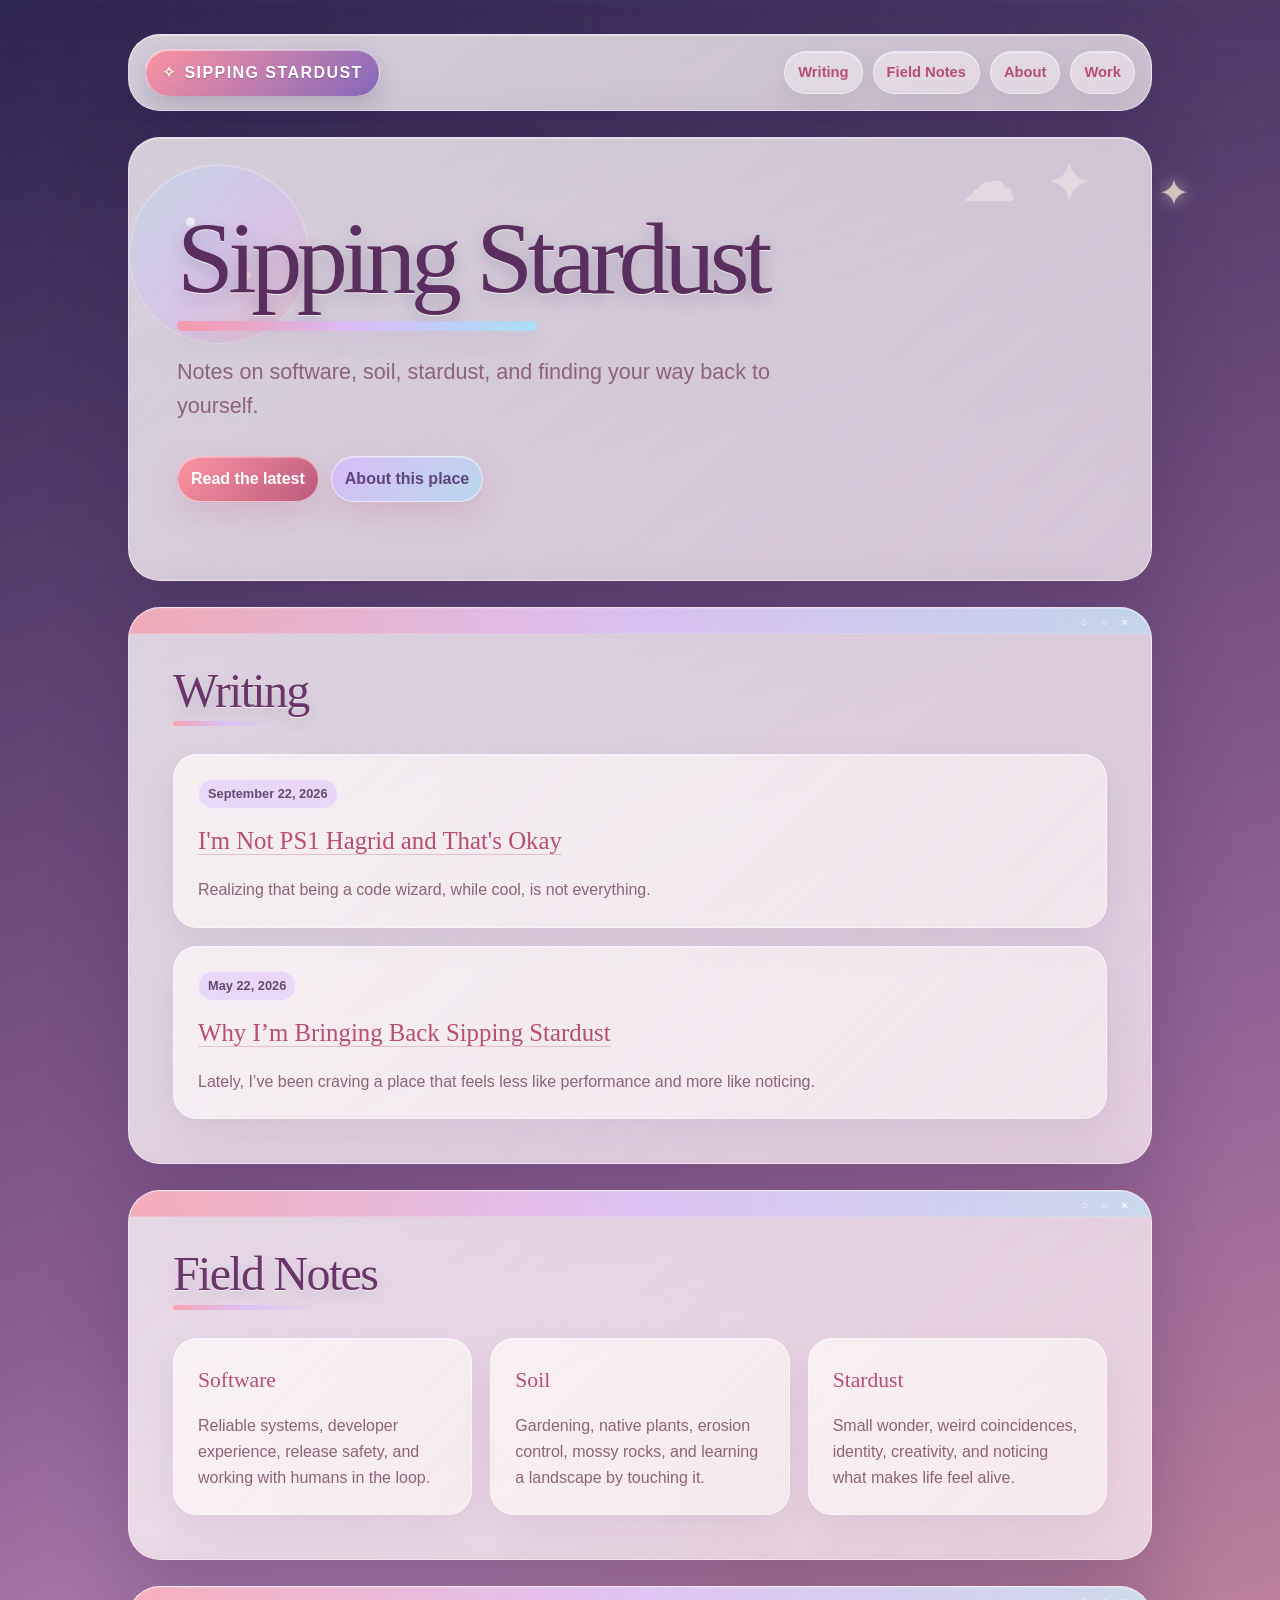
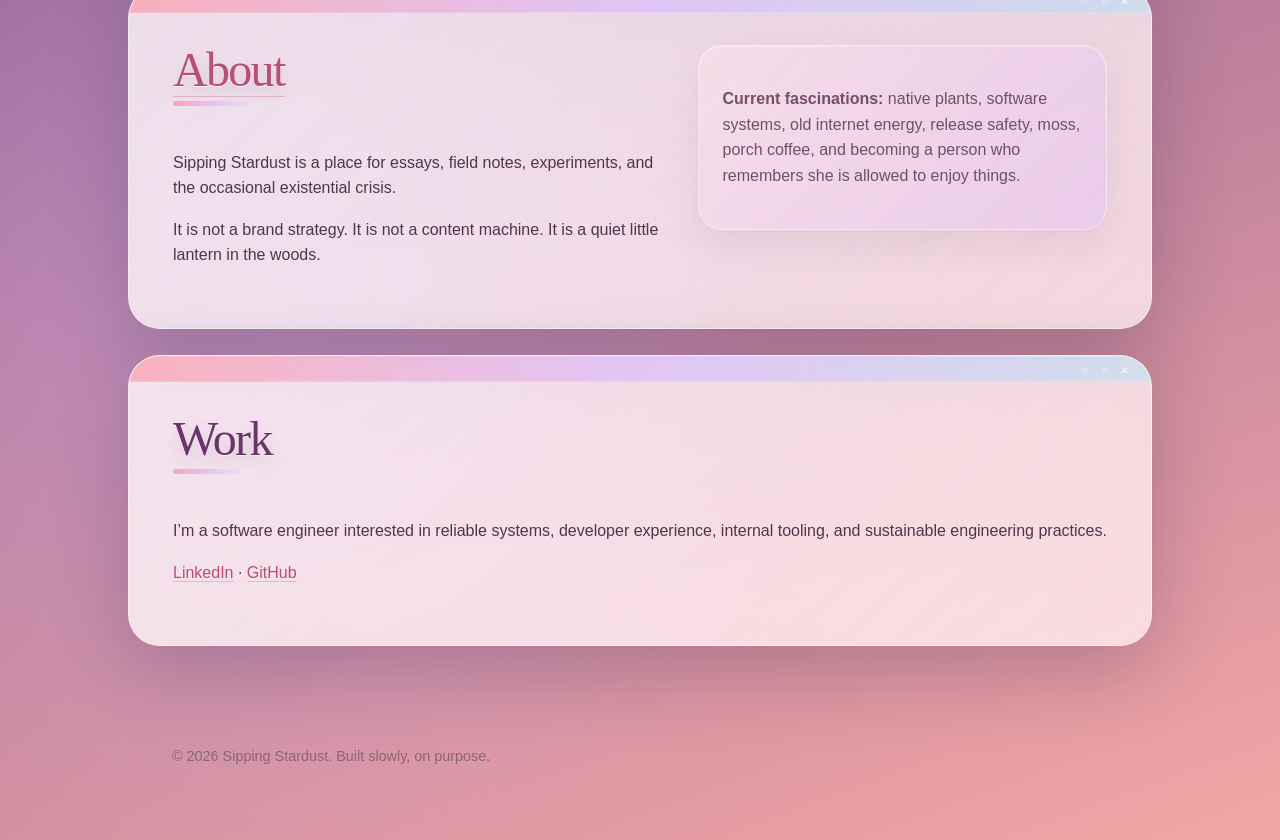
<file: index.html>
<!-- index.html -->
<!DOCTYPE html>
<html lang="en">
<head>
  <meta charset="UTF-8" />
  <meta name="viewport" content="width=device-width, initial-scale=1.0" />
  <title>Sipping Stardust</title>
  <meta name="description" content="Notes on software, soil, stardust, and finding your way back to yourself." />
  <link rel="stylesheet" href="styles.css" />
</head>
<body>
  <div class="site-wrapper">
    <header>
      <a class="brand" href="#top">Sipping Stardust</a>
      <nav aria-label="Main navigation">
        <a href="#writing">Writing</a>
        <a href="#field-notes">Field Notes</a>
        <a href="pages/about.html">About</a>
        <a href="#work">Work</a>
      </nav>
    </header>

    <main id="top">
      <section class="hero" aria-label="Introduction">
        <h1>Sipping Stardust</h1>
        <p class="subtitle">Notes on software, soil, stardust, and finding your way back to yourself.</p>
        <div class="button-row">
          <a class="button" href="#writing">Read the latest</a>
          <a class="button secondary" href="#about">About this place</a>
        </div>
      </section>

      <section id="writing">
        <h2>Writing</h2>
        <div class="post-list">
          <article class="post-preview">
            <time datetime="2026-09-22">September 22, 2026</time>
            <h3><a href="posts/im-not-ps1-hagrid-and-thats-okay.html">I'm Not PS1 Hagrid and That's Okay</a></h3>
            <p>Realizing that being a code wizard, while cool, is not everything.</p>
          </article>
          <article class="post-preview">
            <time datetime="2026-05-22">May 22, 2026</time>
            <h3><a href="posts/why-im-bringing-back-sipping-stardust.html">Why I’m Bringing Back Sipping Stardust</a></h3>
            <p>Lately, I’ve been craving a place that feels less like performance and more like noticing.</p>
          </article>
        </div>
      </section>

      <section id="field-notes">
        <h2>Field Notes</h2>
        <div class="grid">
          <article class="card">
            <h3>Software</h3>
            <p>Reliable systems, developer experience, release safety, and working with humans in the loop.</p>
          </article>
          <article class="card">
            <h3>Soil</h3>
            <p>Gardening, native plants, erosion control, mossy rocks, and learning a landscape by touching it.</p>
          </article>
          <article class="card">
            <h3>Stardust</h3>
            <p>Small wonder, weird coincidences, identity, creativity, and noticing what makes life feel alive.</p>
          </article>
        </div>
      </section>

      <section id="about">
        <div class="about">
          <div>
            <h2><a href="pages/about.html">About</a></h2>
            <p>Sipping Stardust is a place for essays, field notes, experiments, and the occasional existential crisis.</p>
            <p>It is not a brand strategy. It is not a content machine. It is a quiet little lantern in the woods.</p>
          </div>
          <aside class="note">
            <p><strong>Current fascinations:</strong> native plants, software systems, old internet energy, release safety, moss, porch coffee, and becoming a person who remembers she is allowed to enjoy things.</p>
          </aside>
        </div>
      </section>

      <section id="work">
        <h2>Work</h2>
        <p>I’m a software engineer interested in reliable systems, developer experience, internal tooling, and sustainable engineering practices.</p>
        <p>
          <a href="https://www.linkedin.com/in/amyetinson/">LinkedIn</a> ·
          <a href="https://github.com/AmyTinson">GitHub</a>
        </p>
      </section>
    </main>

    <footer>
      <p>© 2026 Sipping Stardust. Built slowly, on purpose.</p>
    </footer>
  </div>
</body>
</html>
</file>
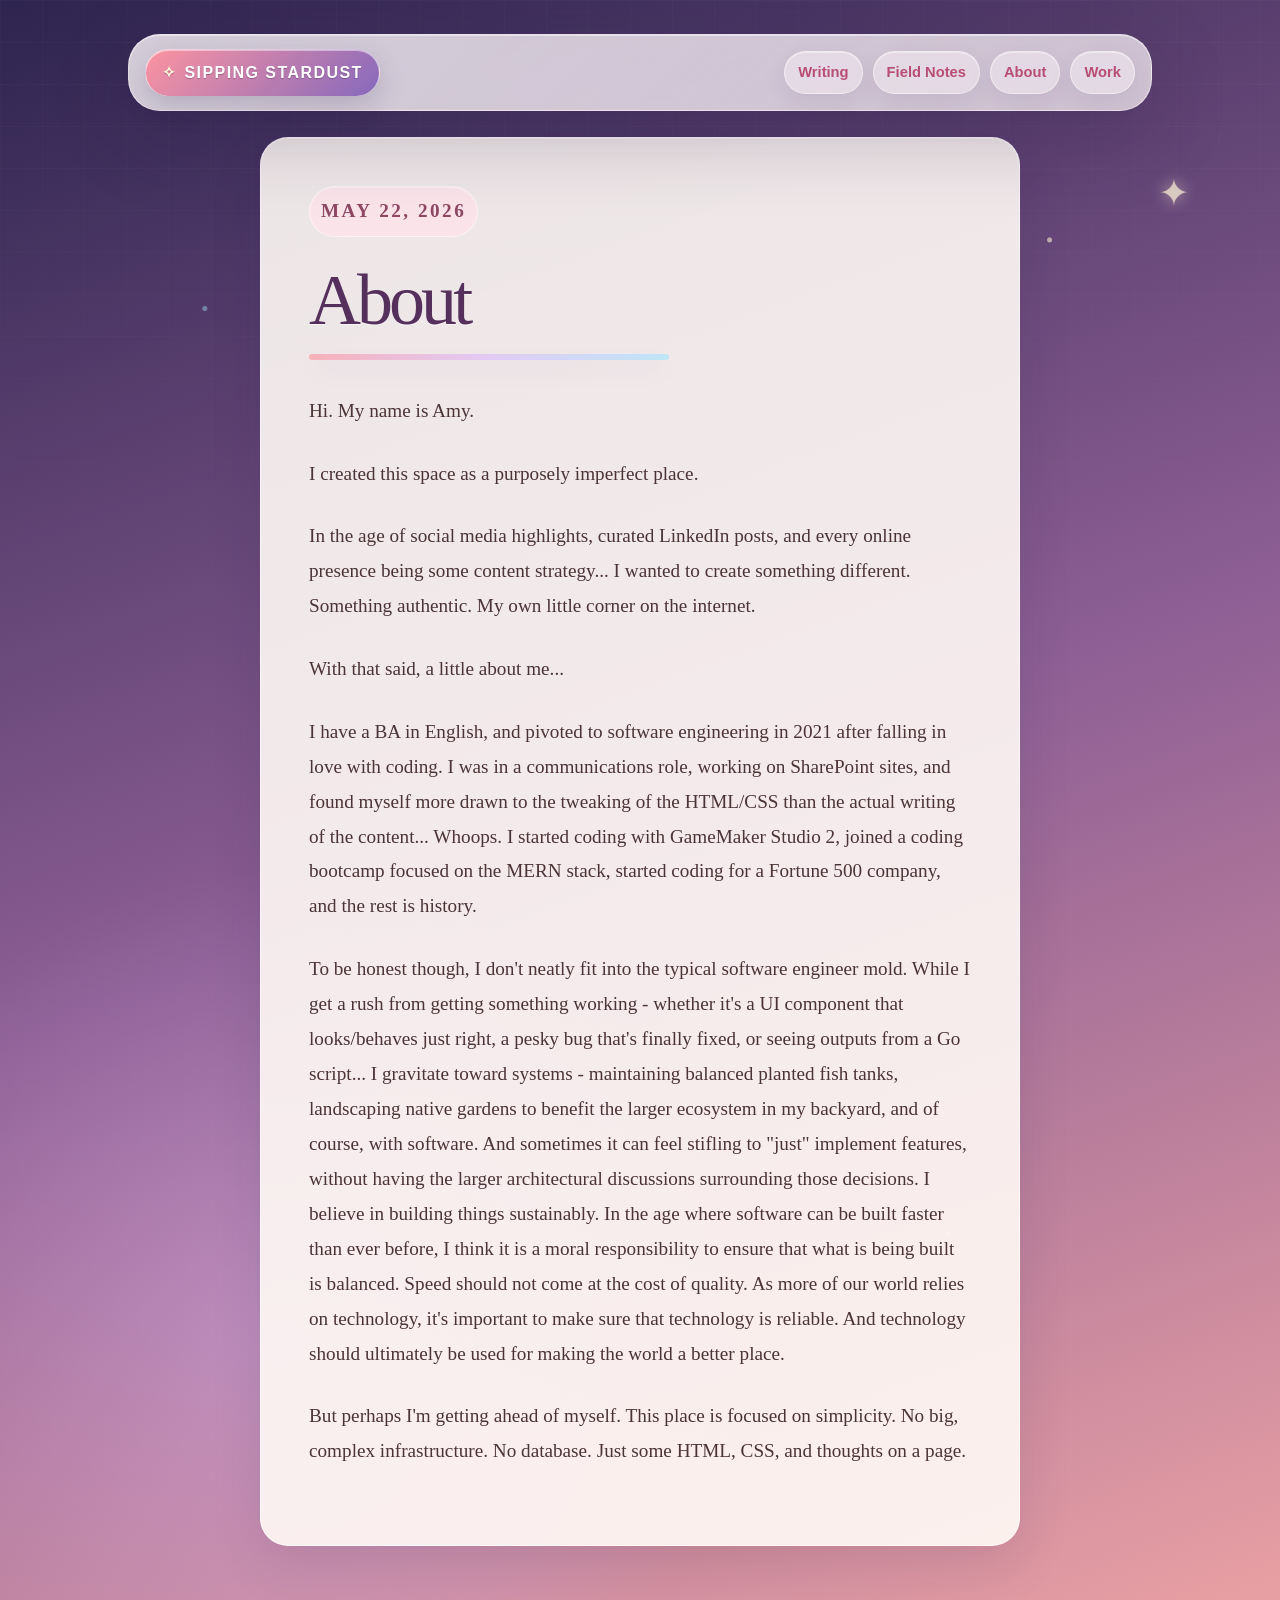
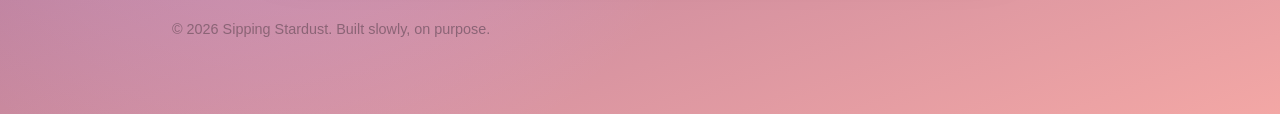
<file: pages/about.html>
<!DOCTYPE html>
<html lang="en">

<head>
    <meta charset="UTF-8" />
    <meta name="viewport" content="width=device-width, initial-scale=1.0" />
    <title>Why I’m Bringing Back Sipping Stardust</title>
    <meta name="description" content="A note on reviving Sipping Stardust" />
    <link rel="stylesheet" href="../styles.css" />
</head>

<body>
    <div class="site-wrapper">
        <header>
            <a class="brand" href="../index.html">Sipping Stardust</a>
            <nav aria-label="Main navigation">
                <a href="../index.html#writing">Writing</a>
                <a href="../index.html#field-notes">Field Notes</a>
                <a href="../pages/about.html">About</a>
                <a href="../index.html#work">Work</a>
            </nav>
        </header>

        <main>
            <article class="essay">
                <p class="eyebrow">May 22, 2026</p>
                <h1>About</h1>
                <p>
                    Hi. My name is Amy.
                </p>
                <p>
                    I created this space as a purposely imperfect place.
                </p>
                <p>
                    In the age of social media highlights, curated LinkedIn posts, and every online presence being some
                    content strategy... I wanted to create something different. Something authentic. My own little
                    corner on the internet.
                </p>
                <p>
                    With that said, a little about me...
                </p>
                <p>
                    I have a BA in English, and pivoted to software engineering in 2021 after falling in love with
                    coding. I was in a communications role, working on SharePoint sites, and found myself more drawn to
                    the tweaking of the HTML/CSS than the actual writing of the content... Whoops. I started coding with
                    GameMaker Studio 2, joined a coding bootcamp focused on the MERN stack, started coding for a Fortune
                    500 company, and the rest is history.
                </p>
                <p>
                    To be honest though, I don't neatly fit into the typical software engineer mold. While I get a rush
                    from getting something working - whether it's a UI component that looks/behaves just right, a pesky
                    bug that's finally fixed, or seeing outputs from a Go script... I gravitate toward systems -
                    maintaining balanced planted fish tanks, landscaping native gardens to
                    benefit the larger ecosystem in my backyard, and of course, with software. And sometimes it can feel
                    stifling to "just" implement features, without having the larger architectural discussions surrounding those
                    decisions. I believe in building things sustainably. In the age where software can be built faster
                    than ever before, I think it is a moral responsibility to ensure that what is being built is
                    balanced. Speed should not come at the cost of quality. As more of our world relies on technology,
                    it's important to make sure that technology is reliable. And technology should ultimately be used
                    for making the world a better place.
                </p>
                <p>
                    But perhaps I'm getting ahead of myself. This place is focused on simplicity. No big, complex
                    infrastructure. No database. Just some HTML, CSS, and thoughts on a page.
                </p>

            </article>
        </main>

        <footer>
            <p>© 2026 Sipping Stardust. Built slowly, on purpose.</p>
        </footer>
    </div>
</body>

</html>
</file>
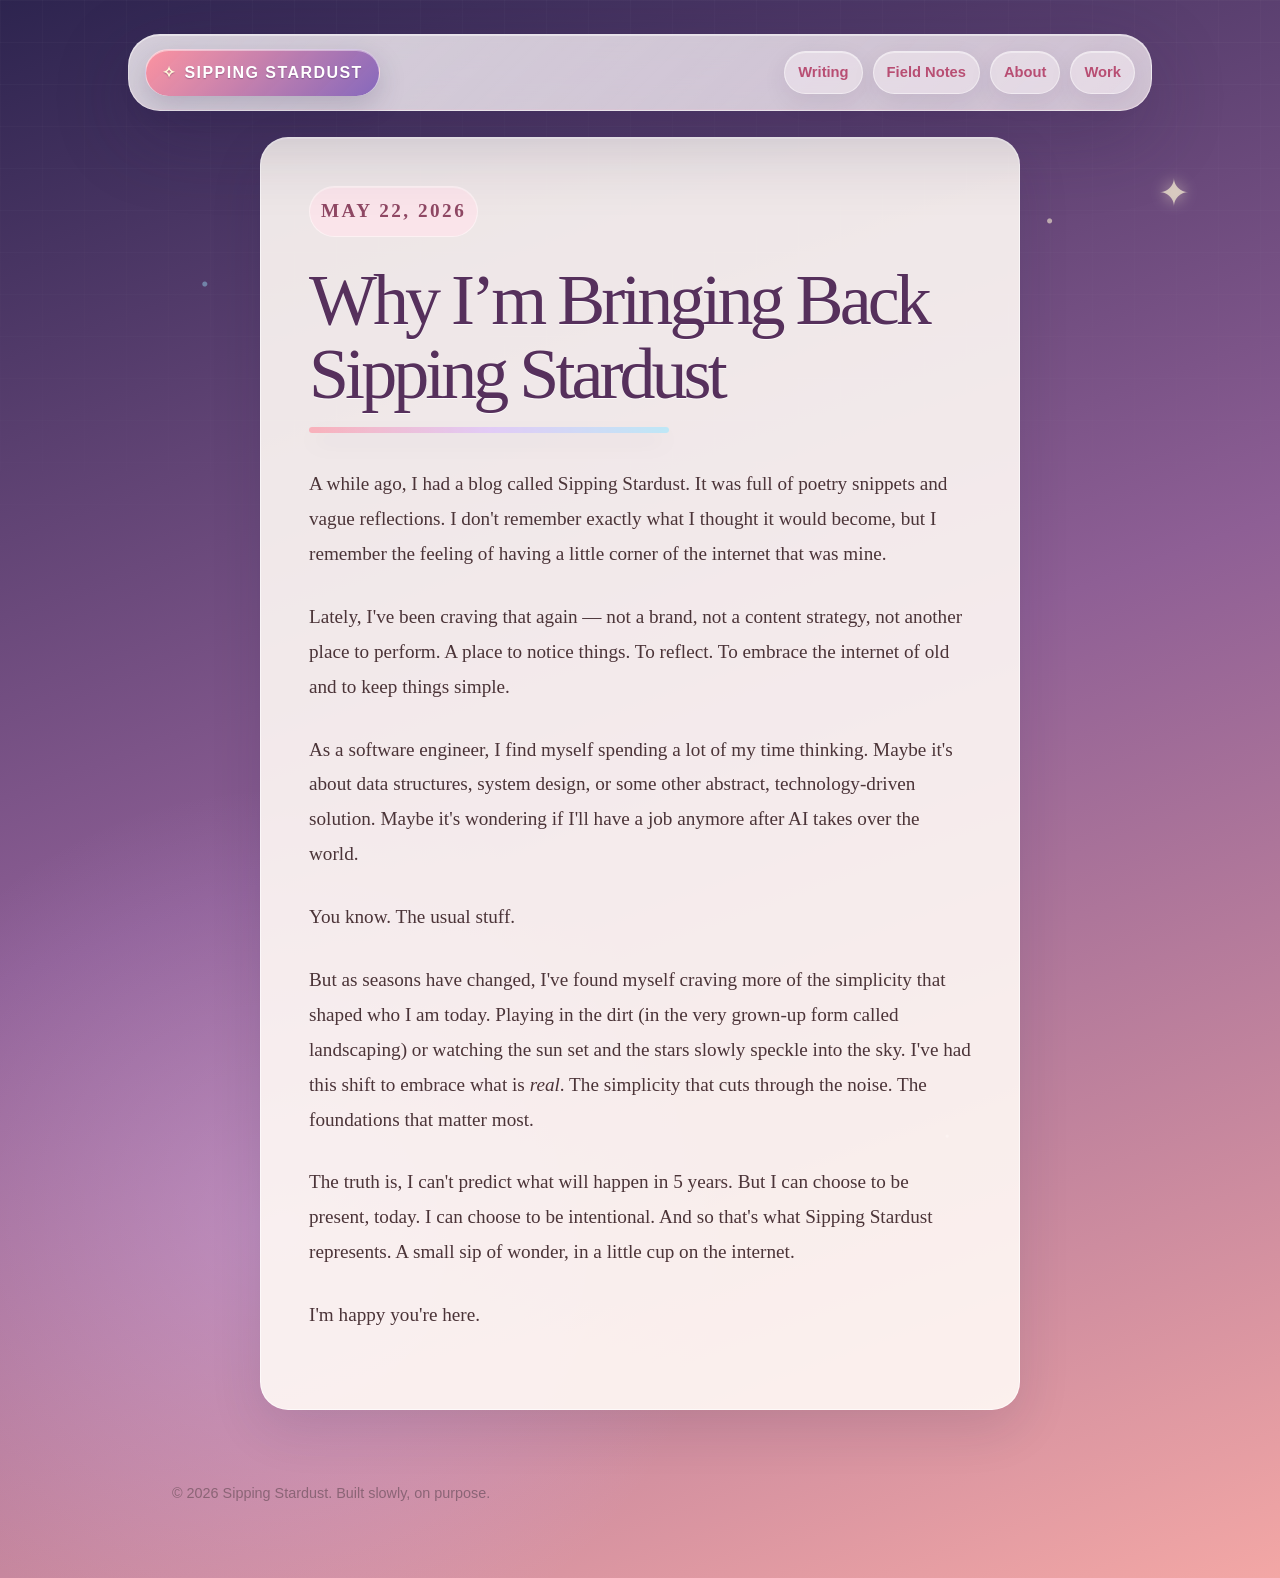
<file: posts/why-im-bringing-back-sipping-stardust.html>
<!DOCTYPE html>
<html lang="en">

<head>
  <meta charset="UTF-8" />
  <meta name="viewport" content="width=device-width, initial-scale=1.0" />
  <title>Why I’m Bringing Back Sipping Stardust</title>
  <meta name="description" content="A note on reviving Sipping Stardust as a small, quiet corner of the internet." />
  <link rel="stylesheet" href="../styles.css" />
</head>

<body>
  <div class="site-wrapper">
    <header>
      <a class="brand" href="../index.html">Sipping Stardust</a>
      <nav aria-label="Main navigation">
        <a href="../index.html#writing">Writing</a>
        <a href="../index.html#field-notes">Field Notes</a>
        <a href="../pages/about.html">About</a>
        <a href="../index.html#work">Work</a>
      </nav>
    </header>

    <main>
      <article class="essay">
        <p class="eyebrow">May 22, 2026</p>
        <h1>Why I’m Bringing Back Sipping Stardust</h1>

        <p>
          A while ago, I had a blog called Sipping Stardust. It was full of poetry snippets and vague reflections. I
          don't remember exactly what I thought it would become, but I remember the feeling of having a little corner of
          the internet that was mine.
        </p>

        <p>
          Lately, I've been craving that again — not a brand, not a content strategy, not another place to perform. A
          place to notice things. To reflect. To embrace the internet of old and to keep things simple.
        </p>

        <p>
          As a software engineer, I find myself spending a lot of my time thinking. Maybe it's about data structures,
          system design, or some other abstract, technology-driven solution. Maybe it's wondering if I'll have a job
          anymore after AI takes over the world.
        </p>

        <p>
          You know. The usual stuff.
        </p>

        <p>
          But as seasons have changed, I've found myself craving more of the simplicity that shaped who I am today.
          Playing in the dirt (in the very grown-up form called landscaping) or watching the sun set and
          the stars slowly speckle into the sky. I've had this shift to embrace what is <i>real</i>. The simplicity that
          cuts through the noise. The foundations that matter most.
        </p>

        <p>
          The truth is, I can't predict what will happen in 5 years. But I can choose to be present, today. I can choose
          to be intentional. And so that's what Sipping Stardust represents. A small sip of wonder, in a little cup on
          the internet.
        </p>

        <p>I'm happy you're here.</p>
      </article>
    </main>

    <footer>
      <p>© 2026 Sipping Stardust. Built slowly, on purpose.</p>
    </footer>
  </div>
</body>

</html>
</file>
<file: styles.css>
:root {
  --font-display: Georgia, "Times New Roman", serif;
  --font-ui: "Trebuchet MS", Verdana, Geneva, sans-serif;
  --bg-top: #2d244f;
  --bg-mid: #8e5f95;
  --bg-bottom: #f3a7a5;
  --glass: rgba(255, 248, 250, 0.68);
  --glass-strong: rgba(255, 248, 250, 0.82);
  --paper-solid: #fff8fa;
  --paper-pink: rgba(255, 228, 235, 0.66);
  --ink: #4f354b;
  --muted: #8b6476;
  --accent: #ff8f9c;
  --accent-dark: #b84e73;
  --accent-soft: #ffc2cc;
  --lavender: #d9b8ff;
  --lavender-dark: #7b5bb8;
  --sky: #9ee7ff;
  --cream: #fff7d8;
  --pearl: #fffaf2;
  --line: rgba(255, 255, 255, 0.48);
  --line-pink: rgba(255, 184, 205, 0.5);
  --shadow: rgba(36, 25, 68, 0.24);
  --inner-highlight: rgba(255, 255, 255, 0.42);
}

* {
  box-sizing: border-box;
}

html {
  scroll-behavior: smooth;
}

body {
  margin: 0;
  min-height: 100vh;
  font-family: var(--font-ui);
  background:
    radial-gradient(circle at 16% 18%, rgba(158, 231, 255, 0.42) 0 2px, transparent 3px),
    radial-gradient(circle at 82% 14%, rgba(255, 247, 216, 0.58) 0 2px, transparent 3px),
    radial-gradient(circle at 74% 72%, rgba(255, 255, 255, 0.45) 0 1px, transparent 2px),
    radial-gradient(circle at 22% 78%, rgba(217, 184, 255, 0.35), transparent 28%),
    linear-gradient(160deg, var(--bg-top) 0%, var(--bg-mid) 48%, var(--bg-bottom) 100%);
  color: var(--ink);
  line-height: 1.6;
}

body::before {
  content: "";
  position: fixed;
  inset: 0;
  pointer-events: none;
  background:
    linear-gradient(rgba(255,255,255,0.035) 1px, transparent 1px),
    linear-gradient(90deg, rgba(255,255,255,0.025) 1px, transparent 1px);
  background-size: 42px 42px;
  mask-image: linear-gradient(to bottom, rgba(0,0,0,0.8), transparent 76%);
}

body::after {
  content: "✦";
  position: fixed;
  right: 7vw;
  top: 18vh;
  color: rgba(255, 247, 216, 0.68);
  font-size: 2.4rem;
  text-shadow: 0 0 16px rgba(255, 247, 216, 0.6);
  pointer-events: none;
}

a {
  color: var(--accent-dark);
  text-decoration: none;
  border-bottom: 1px solid rgba(184, 78, 115, 0.28);
}

a:hover {
  color: var(--lavender-dark);
  border-bottom-color: rgba(123, 91, 184, 0.45);
}

.site-wrapper {
  position: relative;
  max-width: 1080px;
  margin: 0 auto;
  padding: 34px 28px;
}

header,
section {
  background:
    linear-gradient(135deg, rgba(255,255,255,0.34), rgba(255,255,255,0.08)),
    var(--glass);
  border: 1px solid var(--line);
  border-radius: 32px;
  box-shadow:
    0 24px 80px var(--shadow),
    inset 0 1px 0 var(--inner-highlight),
    inset 0 -1px 0 rgba(255, 184, 205, 0.16);
  backdrop-filter: blur(22px) saturate(1.22);
  -webkit-backdrop-filter: blur(22px) saturate(1.22);
}

header {
  display: flex;
  justify-content: space-between;
  align-items: center;
  gap: 18px;
  padding: 14px 16px;
  margin-bottom: 26px;
}

.brand {
  display: inline-flex;
  align-items: center;
  padding: 10px 16px;
  color: white;
  background: linear-gradient(135deg, rgba(255,143,156,0.92), rgba(123,91,184,0.88));
  border: 1px solid rgba(255,255,255,0.62);
  border-radius: 999px;
  font-weight: 900;
  letter-spacing: 0.09em;
  text-transform: uppercase;
  text-decoration: none;
  border-bottom: 0;
  box-shadow:
    inset 0 1px 0 rgba(255,255,255,0.45),
    0 10px 28px rgba(36, 25, 68, 0.18);
  text-shadow: 0 1px 1px rgba(74, 39, 82, 0.36);
}

.brand::before {
  content: "✧";
  margin-right: 8px;
  color: var(--cream);
}

nav {
  display: flex;
  align-items: center;
  flex-wrap: wrap;
  gap: 10px;
  font-size: 0.92rem;
}

nav a,
.button {
  display: inline-block;
  padding: 9px 13px;
  background: rgba(255, 248, 250, 0.42);
  border: 1px solid rgba(255, 255, 255, 0.46);
  border-radius: 999px;
  color: var(--accent-dark);
  text-decoration: none;
  font-weight: 800;
  box-shadow:
    inset 0 1px 0 rgba(255,255,255,0.42),
    0 8px 24px rgba(36, 25, 68, 0.08);
  transition: transform 160ms ease, box-shadow 160ms ease, background 160ms ease;
}

nav a:hover,
.button:hover {
  transform: translateY(-1px);
  background: rgba(255, 246, 250, 0.72);
  border-color: rgba(255,255,255,0.72);
  color: var(--lavender-dark);
  box-shadow:
    inset 0 1px 0 rgba(255,255,255,0.5),
    0 12px 30px rgba(36, 25, 68, 0.13);
}

nav a:active,
.button:active {
  transform: translateY(0);
}

.hero {
  position: relative;
  padding: 72px 48px 78px;
  margin-bottom: 26px;
  overflow: hidden;
}

.hero::before {
  content: "";
  position: absolute;
  top: 26px;
  right: 34px;
  width: 178px;
  height: 178px;
  border-radius: 999px;
  background:
    radial-gradient(circle at 34% 32%, rgba(255,255,255,0.76) 0 4px, transparent 5px),
    radial-gradient(circle at 66% 62%, rgba(255,247,216,0.62) 0 3px, transparent 4px),
    linear-gradient(135deg, rgba(158,231,255,0.34), rgba(217,184,255,0.46), rgba(255,143,156,0.28));
  border: 1px solid rgba(255,255,255,0.32);
  box-shadow: inset 0 1px 0 rgba(255,255,255,0.35);
  opacity: 0.78;
}

.hero::after {
  content: "☁︎ ✦";
  position: absolute;
  right: 52px;
  bottom: 40px;
  color: rgba(255, 250, 242, 0.38);
  font-size: 3.2rem;
  letter-spacing: 0.18em;
  pointer-events: none;
}

.eyebrow {
  display: inline-block;
  padding: 7px 11px;
  margin: 0 0 18px;
  color: var(--accent-dark);
  background: rgba(255, 246, 250, 0.46);
  border: 1px solid rgba(255, 255, 255, 0.48);
  border-radius: 999px;
  box-shadow: inset 0 1px 0 rgba(255,255,255,0.35);
  font-size: 0.76rem;
  font-weight: 900;
  text-transform: uppercase;
  letter-spacing: 0.13em;
}

h1,
h2,
h3 {
  font-family: var(--font-display);
  font-weight: 500;
}

p,
li {
  font-family: var(--font-ui);
}

h1 {
  position: relative;
  max-width: 760px;
  font-size: clamp(3.2rem, 8vw, 6.4rem);
  line-height: 0.95;
  letter-spacing: -0.055em;
  margin: 0 0 24px;
  color: #5a2f5f;
  text-shadow:
    0 1px 0 rgba(255, 250, 242, 0.72),
    0 6px 18px rgba(36, 25, 68, 0.2);
}

h1::after {
  content: "";
  display: block;
  width: min(360px, 70%);
  height: 10px;
  margin-top: 14px;
  border-radius: 999px;
  background: linear-gradient(90deg, var(--accent), var(--lavender), var(--sky));
  opacity: 0.78;
  box-shadow: 0 10px 26px rgba(36, 25, 68, 0.12);
}

.subtitle {
  position: relative;
  max-width: 660px;
  margin-bottom: 32px;
  font-family: var(--font-ui);
  font-size: clamp(1.1rem, 2.4vw, 1.35rem);
  color: var(--muted);
}

.button-row {
  display: flex;
  flex-wrap: wrap;
  gap: 12px;
}

.button {
  background: linear-gradient(135deg, rgba(255,143,156,0.92), rgba(184,78,115,0.9));
  color: white;
  border-color: rgba(255, 255, 255, 0.52);
  box-shadow:
    inset 0 1px 0 rgba(255,255,255,0.35),
    0 12px 32px rgba(184, 78, 115, 0.18);
}

.button.secondary {
  background: linear-gradient(135deg, rgba(217,184,255,0.78), rgba(158,231,255,0.5));
  color: #5f447d;
  border-color: rgba(255, 255, 255, 0.58);
}

section {
  position: relative;
  padding: 58px 44px 44px;
  margin-bottom: 26px;
  overflow: hidden;
}

section::before {
  content: "";
  position: absolute;
  top: 0;
  left: 0;
  right: 0;
  height: 26px;
  background: linear-gradient(90deg, rgba(255,143,156,0.58), rgba(217,184,255,0.62), rgba(158,231,255,0.38));
  border-radius: 31px 31px 0 0;
  box-shadow: inset 0 -1px 0 rgba(255,255,255,0.2);
}

section::after {
  content: "○  ○  ×";
  position: absolute;
  top: 5px;
  right: 18px;
  color: rgba(255,255,255,0.82);
  font-weight: 900;
  letter-spacing: 5px;
  font-size: 0.72rem;
}

h2 {
  position: relative;
  display: inline-block;
  margin: 0 0 28px;
  padding: 0 0 10px;
  font-size: clamp(2rem, 4vw, 3rem);
  line-height: 1.05;
  color: #6a356b;
  letter-spacing: -0.035em;
  text-shadow:
    0 1px 0 rgba(255, 250, 242, 0.72),
    0 8px 18px rgba(36, 25, 68, 0.14);
}

h2::after {
  content: "";
  position: absolute;
  left: 0;
  bottom: 0;
  width: 72%;
  height: 5px;
  border-radius: 999px;
  background: linear-gradient(90deg, var(--accent), var(--lavender), transparent);
  opacity: 0.72;
}

.grid {
  display: grid;
  grid-template-columns: repeat(3, 1fr);
  gap: 18px;
}

.card,
.post-preview,
.note {
  background:
    linear-gradient(135deg, rgba(255,255,255,0.38), rgba(255,255,255,0.12)),
    rgba(255, 250, 245, 0.5);
  border: 1px solid rgba(255, 255, 255, 0.42);
  border-radius: 24px;
  padding: 24px;
  box-shadow:
    inset 0 1px 0 rgba(255,255,255,0.32),
    0 14px 36px rgba(36, 25, 68, 0.08);
}

.card {
  min-height: 175px;
}

.card h3,
.post-preview h3 {
  margin-top: 0;
  margin-bottom: 10px;
  color: var(--accent-dark);
}

.card h3 {
  font-size: 1.35rem;
}

.card p,
.post-preview p {
  margin-bottom: 0;
  color: var(--muted);
}

.post-list {
  display: grid;
  gap: 18px;
}

.post-preview time {
  display: inline-block;
  margin-bottom: 12px;
  padding: 4px 9px;
  background: rgba(217, 184, 255, 0.42);
  border: 1px solid rgba(255, 255, 255, 0.42);
  border-radius: 999px;
  color: #664974;
  font-size: 0.8rem;
  font-weight: 800;
}

.post-preview h3 {
  font-size: 1.55rem;
}

.about {
  display: grid;
  grid-template-columns: 1.1fr 0.9fr;
  gap: 24px;
  align-items: start;
}

.note {
  background: linear-gradient(135deg, rgba(255,228,235,0.45), rgba(217,184,255,0.36));
  color: #744d66;
}

footer {
  position: relative;
  padding: 58px 44px 24px;
  color: var(--muted);
  font-size: 0.9rem;
  overflow: hidden;
}

.essay {
  max-width: 760px;
  margin: 0 auto;
  padding: 48px;
  background: rgba(255, 250, 246, 0.9);
  border: 1px solid rgba(255, 255, 255, 0.62);
  border-radius: 28px;
  box-shadow:
    inset 0 1px 0 rgba(255,255,255,0.45),
    0 18px 52px rgba(36, 25, 68, 0.12);
}

.essay .eyebrow {
  background: rgba(255, 228, 235, 0.72);
  color: #8f4864;
}

.essay h1 {
  font-size: clamp(2.55rem, 6vw, 4.5rem);
  line-height: 1.02;
  margin-bottom: 34px;
  color: #56305c;
  text-shadow: 0 1px 0 rgba(255, 255, 255, 0.7);
}

.essay h1::after {
  height: 6px;
  margin-top: 16px;
  opacity: 0.6;
}

.essay p,
.essay li {
  font-family: var(--font-display);
  font-size: clamp(1.08rem, 2vw, 1.2rem);
  line-height: 1.82;
  color: #4b3438;
}

.essay p {
  margin: 0 0 1.45em;
}

.essay a {
  color: #9b4868;
  border-bottom: 1px solid rgba(155, 72, 104, 0.35);
}

.essay blockquote {
  margin: 2rem 0;
  padding: 0.25rem 0 0.25rem 1.25rem;
  border-left: 4px solid rgba(255, 143, 156, 0.56);
  color: #6b4b55;
  font-style: italic;
}

.essay hr {
  border: 0;
  height: 1px;
  margin: 2.5rem 0;
  background: linear-gradient(90deg, transparent, rgba(184, 78, 115, 0.28), transparent);
}

@media (max-width: 760px) {
  .site-wrapper {
    padding: 18px 14px;
  }

  header {
    flex-direction: column;
    align-items: flex-start;
  }

  .brand {
    width: 100%;
    justify-content: center;
  }

  nav {
    align-items: flex-start;
  }

  .hero,
  section,
  footer {
    padding-left: 22px;
    padding-right: 22px;
  }

  .hero::before {
    opacity: 0.28;
  }

  .hero::after {
    right: 22px;
    bottom: 18px;
    font-size: 2rem;
  }

  .grid,
  .about {
    grid-template-columns: 1fr;
  }
}
</file>
